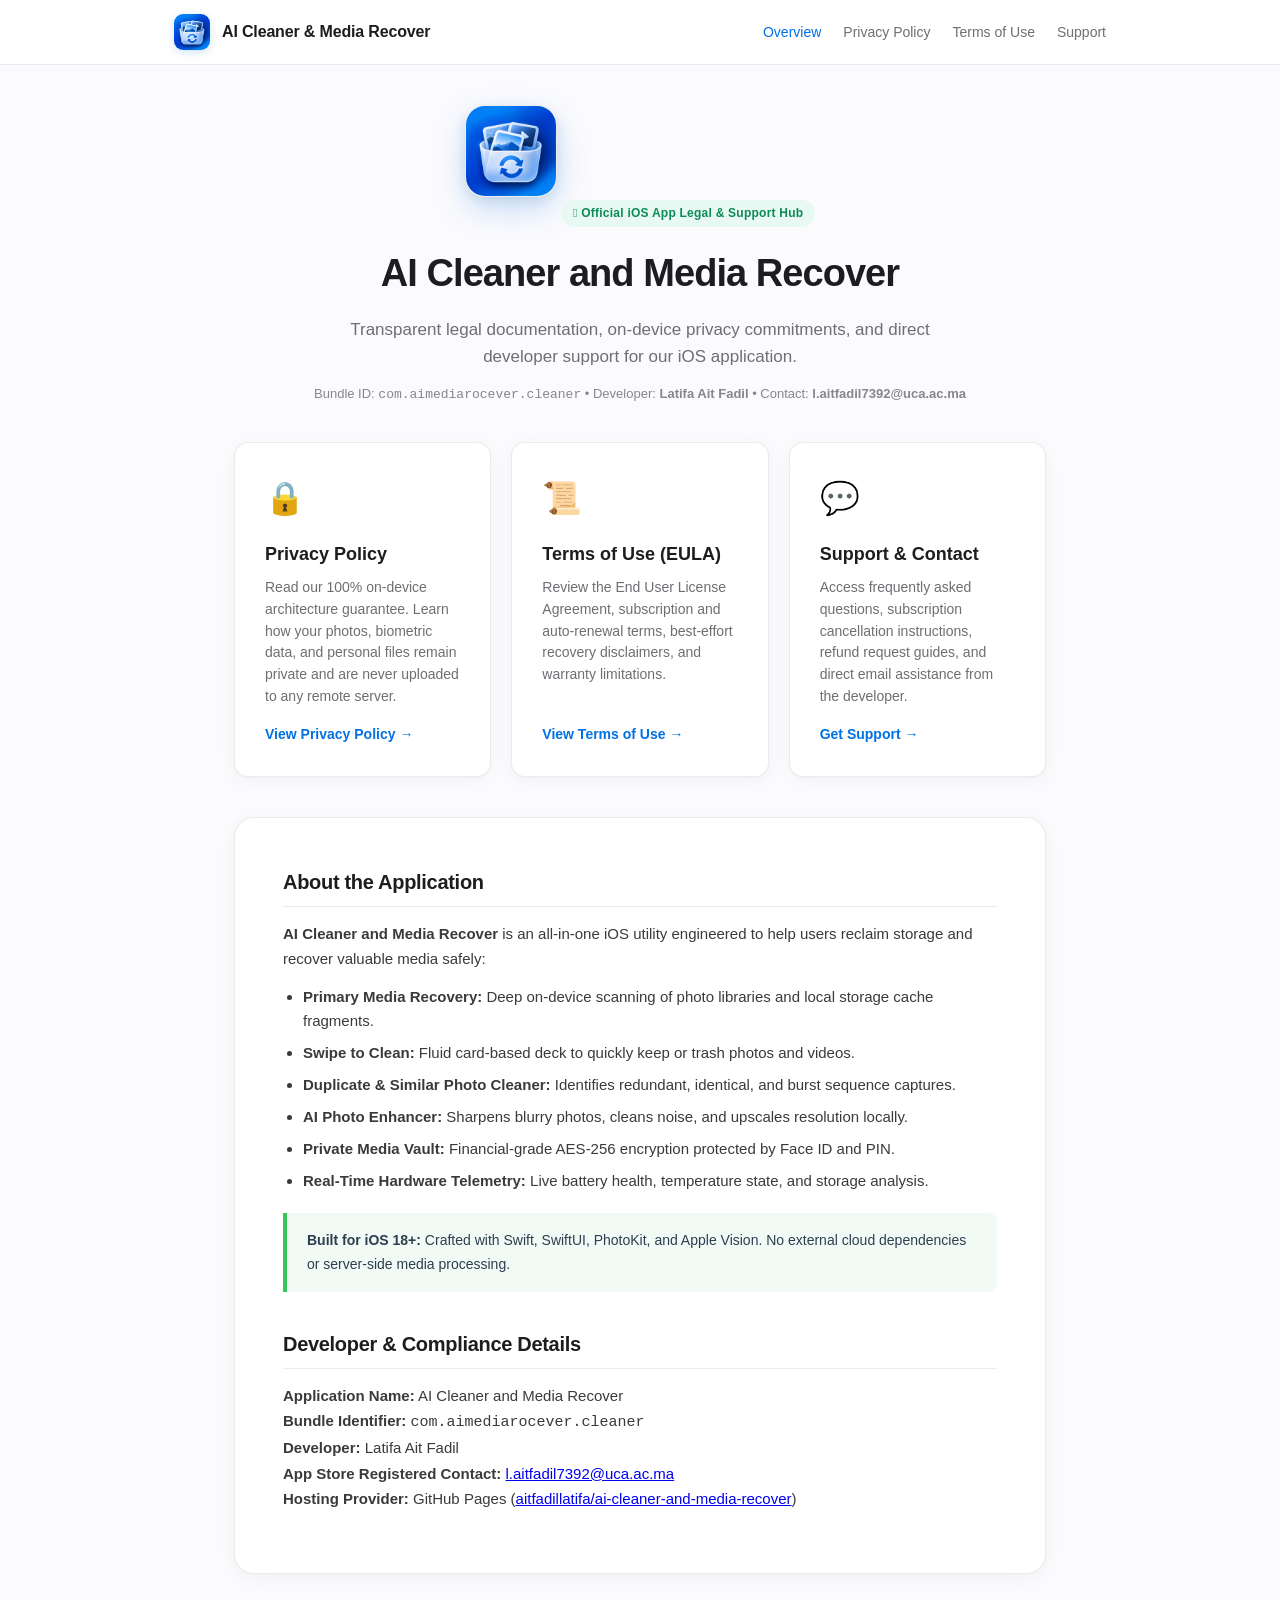
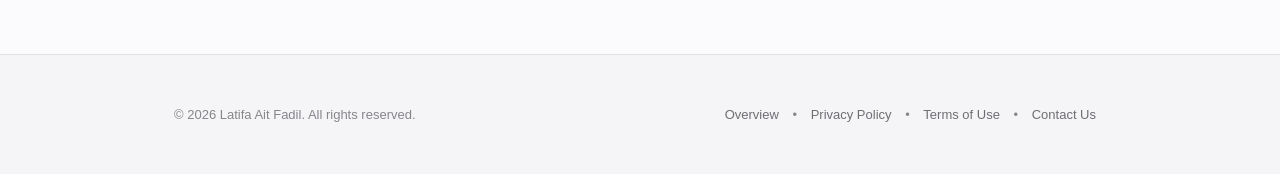
<file: index.html>
<!DOCTYPE html>
<html lang="en">
<head>
    <meta charset="UTF-8">
    <meta name="viewport" content="width=device-width, initial-scale=1.0">
    <title>AI Cleaner and Media Recover — Legal & Support Hub</title>
    <link rel="icon" type="image/png" href="favicon.png">
    <link rel="apple-touch-icon" href="logo.png">
    <link rel="stylesheet" href="style.css">
    <meta name="description" content="Official Legal Hub, Privacy Policy, Terms of Use, and Support Center for AI Cleaner and Media Recover iOS Application.">
</head>
<body>

<header>
    <div class="nav-container">
        <a href="index.html" class="brand">
            <img src="logo.png" alt="AI Cleaner & Media Recover Logo" class="brand-logo">
            <span class="brand-title">AI Cleaner & Media Recover</span>
        </a>
        <nav>
            <a href="index.html" class="active">Overview</a>
            <a href="privacy.html">Privacy Policy</a>
            <a href="terms.html">Terms of Use</a>
            <a href="contact.html">Support</a>
        </nav>
    </div>
</header>

<main class="container">
    <div class="page-hero">
        <img src="logo.png" alt="AI Cleaner and Media Recover App Icon" class="hero-app-icon">
        <div class="badge"> Official iOS App Legal & Support Hub</div>
        <h1 class="page-title">AI Cleaner and Media Recover</h1>
        <p class="page-subtitle">Transparent legal documentation, on-device privacy commitments, and direct developer support for our iOS application.</p>
        <p class="meta-info">Bundle ID: <code>com.aimediarocever.cleaner</code> &bull; Developer: <strong>Latifa Ait Fadil</strong> &bull; Contact: <strong>l.aitfadil7392@uca.ac.ma</strong></p>
    </div>

    <!-- Navigation Hub Cards -->
    <div class="hub-grid">
        <a href="privacy.html" class="hub-card">
            <div class="hub-card-icon">🔒</div>
            <h3>Privacy Policy</h3>
            <p>Read our 100% on-device architecture guarantee. Learn how your photos, biometric data, and personal files remain private and are never uploaded to any remote server.</p>
            <div class="hub-card-link">View Privacy Policy &rarr;</div>
        </a>

        <a href="terms.html" class="hub-card">
            <div class="hub-card-icon">📜</div>
            <h3>Terms of Use (EULA)</h3>
            <p>Review the End User License Agreement, subscription and auto-renewal terms, best-effort recovery disclaimers, and warranty limitations.</p>
            <div class="hub-card-link">View Terms of Use &rarr;</div>
        </a>

        <a href="contact.html" class="hub-card">
            <div class="hub-card-icon">💬</div>
            <h3>Support & Contact</h3>
            <p>Access frequently asked questions, subscription cancellation instructions, refund request guides, and direct email assistance from the developer.</p>
            <div class="hub-card-link">Get Support &rarr;</div>
        </a>
    </div>

    <!-- Core App Features & Architecture Card -->
    <article class="legal-card" style="margin-top: 40px;">
        <section class="legal-section">
            <h2>About the Application</h2>
            <p><strong>AI Cleaner and Media Recover</strong> is an all-in-one iOS utility engineered to help users reclaim storage and recover valuable media safely:</p>
            <ul>
                <li><strong>Primary Media Recovery:</strong> Deep on-device scanning of photo libraries and local storage cache fragments.</li>
                <li><strong>Swipe to Clean:</strong> Fluid card-based deck to quickly keep or trash photos and videos.</li>
                <li><strong>Duplicate & Similar Photo Cleaner:</strong> Identifies redundant, identical, and burst sequence captures.</li>
                <li><strong>AI Photo Enhancer:</strong> Sharpens blurry photos, cleans noise, and upscales resolution locally.</li>
                <li><strong>Private Media Vault:</strong> Financial-grade AES-256 encryption protected by Face ID and PIN.</li>
                <li><strong>Real-Time Hardware Telemetry:</strong> Live battery health, temperature state, and storage analysis.</li>
            </ul>

            <div class="callout success">
                <p><strong>Built for iOS 18+:</strong> Crafted with Swift, SwiftUI, PhotoKit, and Apple Vision. No external cloud dependencies or server-side media processing.</p>
            </div>
        </section>

        <section class="legal-section">
            <h2>Developer & Compliance Details</h2>
            <p><strong>Application Name:</strong> AI Cleaner and Media Recover<br>
            <strong>Bundle Identifier:</strong> <code>com.aimediarocever.cleaner</code><br>
            <strong>Developer:</strong> Latifa Ait Fadil<br>
            <strong>App Store Registered Contact:</strong> <a href="mailto:l.aitfadil7392@uca.ac.ma">l.aitfadil7392@uca.ac.ma</a><br>
            <strong>Hosting Provider:</strong> GitHub Pages (<a href="https://github.com/aitfadillatifa/ai-cleaner-and-media-recover" target="_blank" rel="noopener">aitfadillatifa/ai-cleaner-and-media-recover</a>)</p>
        </section>
    </article>
</main>

<footer>
    <div class="nav-container">
        <p>&copy; 2026 Latifa Ait Fadil. All rights reserved.</p>
        <p>
            <a href="index.html">Overview</a> &bull;
            <a href="privacy.html">Privacy Policy</a> &bull;
            <a href="terms.html">Terms of Use</a> &bull;
            <a href="contact.html">Contact Us</a>
        </p>
    </div>
</footer>

</body>
</html>
</file>
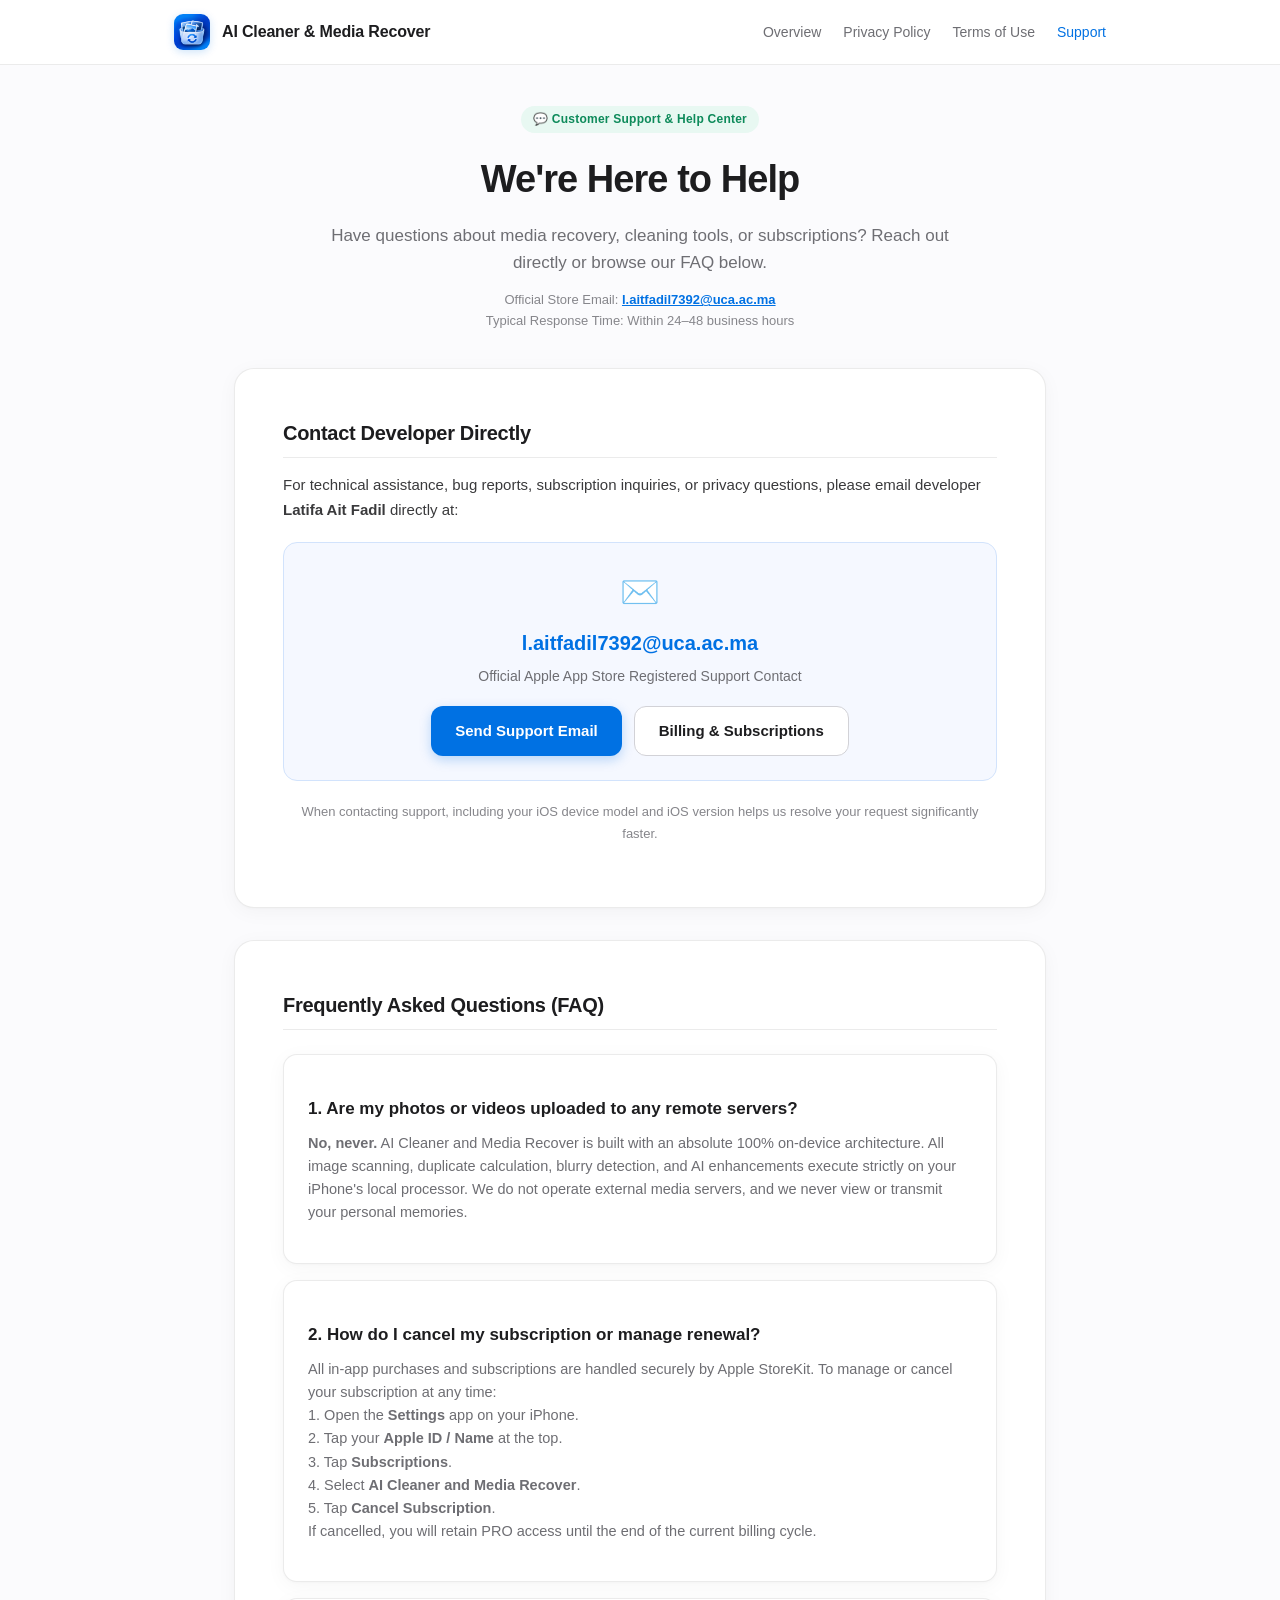
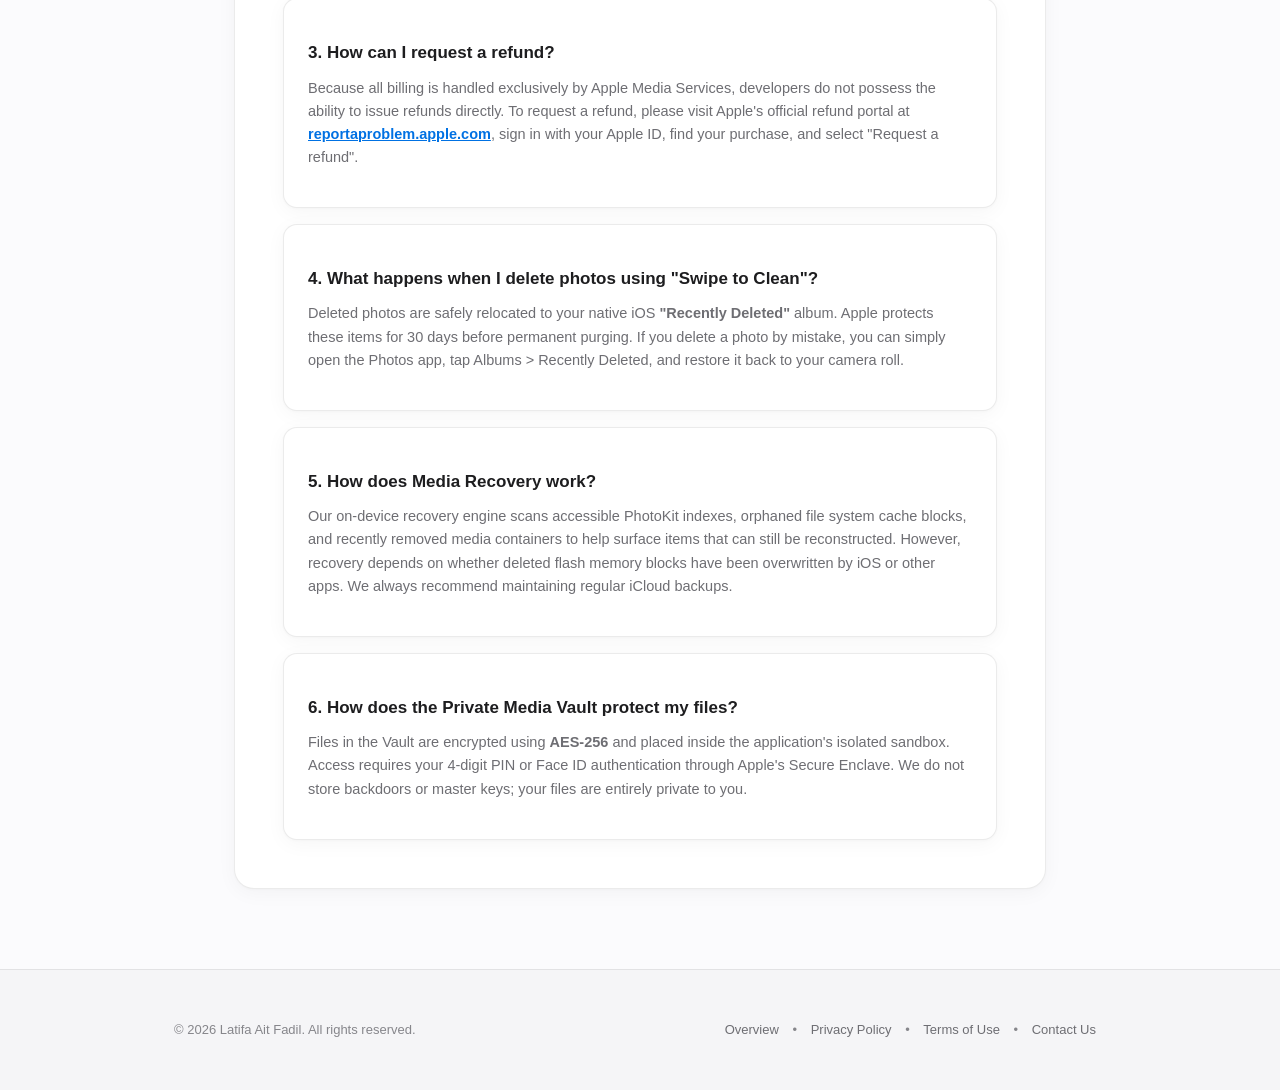
<file: contact.html>
<!DOCTYPE html>
<html lang="en">
<head>
    <meta charset="UTF-8">
    <meta name="viewport" content="width=device-width, initial-scale=1.0">
    <title>Support & Contact — AI Cleaner and Media Recover</title>
    <link rel="icon" type="image/png" href="favicon.png">
    <link rel="apple-touch-icon" href="logo.png">
    <link rel="stylesheet" href="style.css">
    <meta name="description" content="Customer Support, FAQ, and Contact Us page for AI Cleaner and Media Recover iOS Application.">
</head>
<body>

<header>
    <div class="nav-container">
        <a href="index.html" class="brand">
            <img src="logo.png" alt="AI Cleaner & Media Recover Logo" class="brand-logo">
            <span class="brand-title">AI Cleaner & Media Recover</span>
        </a>
        <nav>
            <a href="index.html">Overview</a>
            <a href="privacy.html">Privacy Policy</a>
            <a href="terms.html">Terms of Use</a>
            <a href="contact.html" class="active">Support</a>
        </nav>
    </div>
</header>

<main class="container">
    <div class="page-hero">
        <div class="badge">💬 Customer Support & Help Center</div>
        <h1 class="page-title">We're Here to Help</h1>
        <p class="page-subtitle">Have questions about media recovery, cleaning tools, or subscriptions? Reach out directly or browse our FAQ below.</p>
        <p class="meta-info">Official Store Email: <a href="mailto:l.aitfadil7392@uca.ac.ma" style="color: #0071e3; font-weight: 600;">l.aitfadil7392@uca.ac.ma</a><br>Typical Response Time: Within 24–48 business hours</p>
    </div>

    <!-- Contact Action Card -->
    <article class="legal-card" style="margin-bottom: 32px;">
        <section class="legal-section">
            <h2>Contact Developer Directly</h2>
            <p>For technical assistance, bug reports, subscription inquiries, or privacy questions, please email developer <strong>Latifa Ait Fadil</strong> directly at:</p>

            <div style="background: #f5f8ff; border: 1px solid #d2e3fc; border-radius: 14px; padding: 24px; text-align: center; margin: 20px 0;">
                <div style="font-size: 32px; margin-bottom: 8px;">✉️</div>
                <div style="font-size: 20px; font-weight: 700; color: #0071e3; margin-bottom: 6px;">l.aitfadil7392@uca.ac.ma</div>
                <p style="font-size: 14px; color: #6e6e73; margin-bottom: 18px;">Official Apple App Store Registered Support Contact</p>

                <div style="display: flex; justify-content: center; gap: 12px; flex-wrap: wrap;">
                    <a href="mailto:l.aitfadil7392@uca.ac.ma?subject=Support%20Request%20-%20AI%20Cleaner%20and%20Media%20Recover&body=Hello%20Latifa%2C%0A%0AI%20am%20using%20AI%20Cleaner%20and%20Media%20Recover.%0A%0ADevice%20Model%3A%20%0AiOS%20Version%3A%20%0AIssue%20Description%3A%20%0A" class="btn btn-primary">
                        Send Support Email
                    </a>
                    <a href="mailto:l.aitfadil7392@uca.ac.ma?subject=Billing%20Question%20-%20AI%20Cleaner%20PRO" class="btn btn-secondary">
                        Billing & Subscriptions
                    </a>
                </div>
            </div>

            <p style="font-size: 13px; color: #86868b; text-align: center;">When contacting support, including your iOS device model and iOS version helps us resolve your request significantly faster.</p>
        </section>
    </article>

    <!-- FAQ Section -->
    <article class="legal-card">
        <section class="legal-section">
            <h2>Frequently Asked Questions (FAQ)</h2>

            <div class="faq-grid">
                <div class="faq-card">
                    <h3>1. Are my photos or videos uploaded to any remote servers?</h3>
                    <p><strong>No, never.</strong> AI Cleaner and Media Recover is built with an absolute 100% on-device architecture. All image scanning, duplicate calculation, blurry detection, and AI enhancements execute strictly on your iPhone's local processor. We do not operate external media servers, and we never view or transmit your personal memories.</p>
                </div>

                <div class="faq-card">
                    <h3>2. How do I cancel my subscription or manage renewal?</h3>
                    <p>All in-app purchases and subscriptions are handled securely by Apple StoreKit. To manage or cancel your subscription at any time:<br>
                    1. Open the <strong>Settings</strong> app on your iPhone.<br>
                    2. Tap your <strong>Apple ID / Name</strong> at the top.<br>
                    3. Tap <strong>Subscriptions</strong>.<br>
                    4. Select <strong>AI Cleaner and Media Recover</strong>.<br>
                    5. Tap <strong>Cancel Subscription</strong>.<br>
                    If cancelled, you will retain PRO access until the end of the current billing cycle.</p>
                </div>

                <div class="faq-card">
                    <h3>3. How can I request a refund?</h3>
                    <p>Because all billing is handled exclusively by Apple Media Services, developers do not possess the ability to issue refunds directly. To request a refund, please visit Apple's official refund portal at <a href="https://reportaproblem.apple.com" target="_blank" rel="noopener" style="color: #0071e3; font-weight: 600;">reportaproblem.apple.com</a>, sign in with your Apple ID, find your purchase, and select "Request a refund".</p>
                </div>

                <div class="faq-card">
                    <h3>4. What happens when I delete photos using "Swipe to Clean"?</h3>
                    <p>Deleted photos are safely relocated to your native iOS <strong>"Recently Deleted"</strong> album. Apple protects these items for 30 days before permanent purging. If you delete a photo by mistake, you can simply open the Photos app, tap Albums &gt; Recently Deleted, and restore it back to your camera roll.</p>
                </div>

                <div class="faq-card">
                    <h3>5. How does Media Recovery work?</h3>
                    <p>Our on-device recovery engine scans accessible PhotoKit indexes, orphaned file system cache blocks, and recently removed media containers to help surface items that can still be reconstructed. However, recovery depends on whether deleted flash memory blocks have been overwritten by iOS or other apps. We always recommend maintaining regular iCloud backups.</p>
                </div>

                <div class="faq-card">
                    <h3>6. How does the Private Media Vault protect my files?</h3>
                    <p>Files in the Vault are encrypted using <strong>AES-256</strong> and placed inside the application's isolated sandbox. Access requires your 4-digit PIN or Face ID authentication through Apple's Secure Enclave. We do not store backdoors or master keys; your files are entirely private to you.</p>
                </div>
            </div>
        </section>
    </article>
</main>

<footer>
    <div class="nav-container">
        <p>&copy; 2026 Latifa Ait Fadil. All rights reserved.</p>
        <p>
            <a href="index.html">Overview</a> &bull;
            <a href="privacy.html">Privacy Policy</a> &bull;
            <a href="terms.html">Terms of Use</a> &bull;
            <a href="contact.html">Contact Us</a>
        </p>
    </div>
</footer>

</body>
</html>
</file>
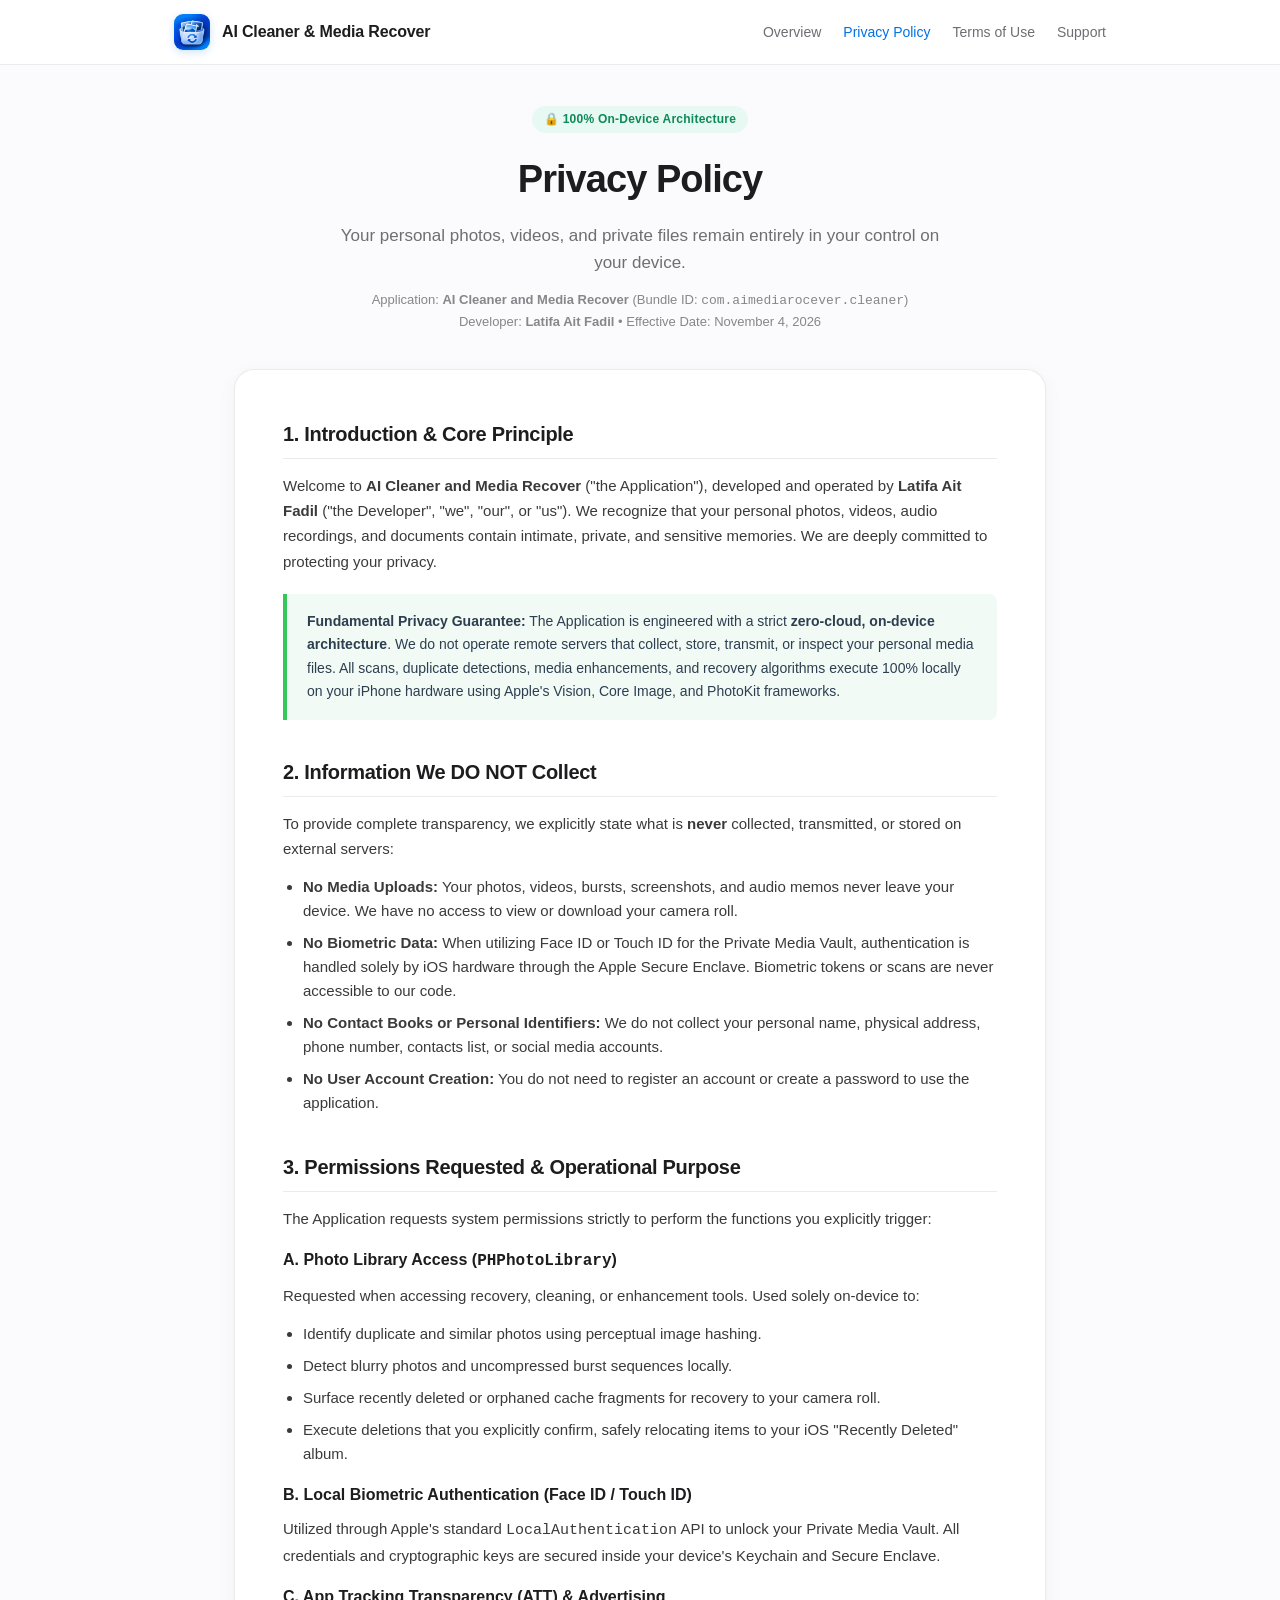
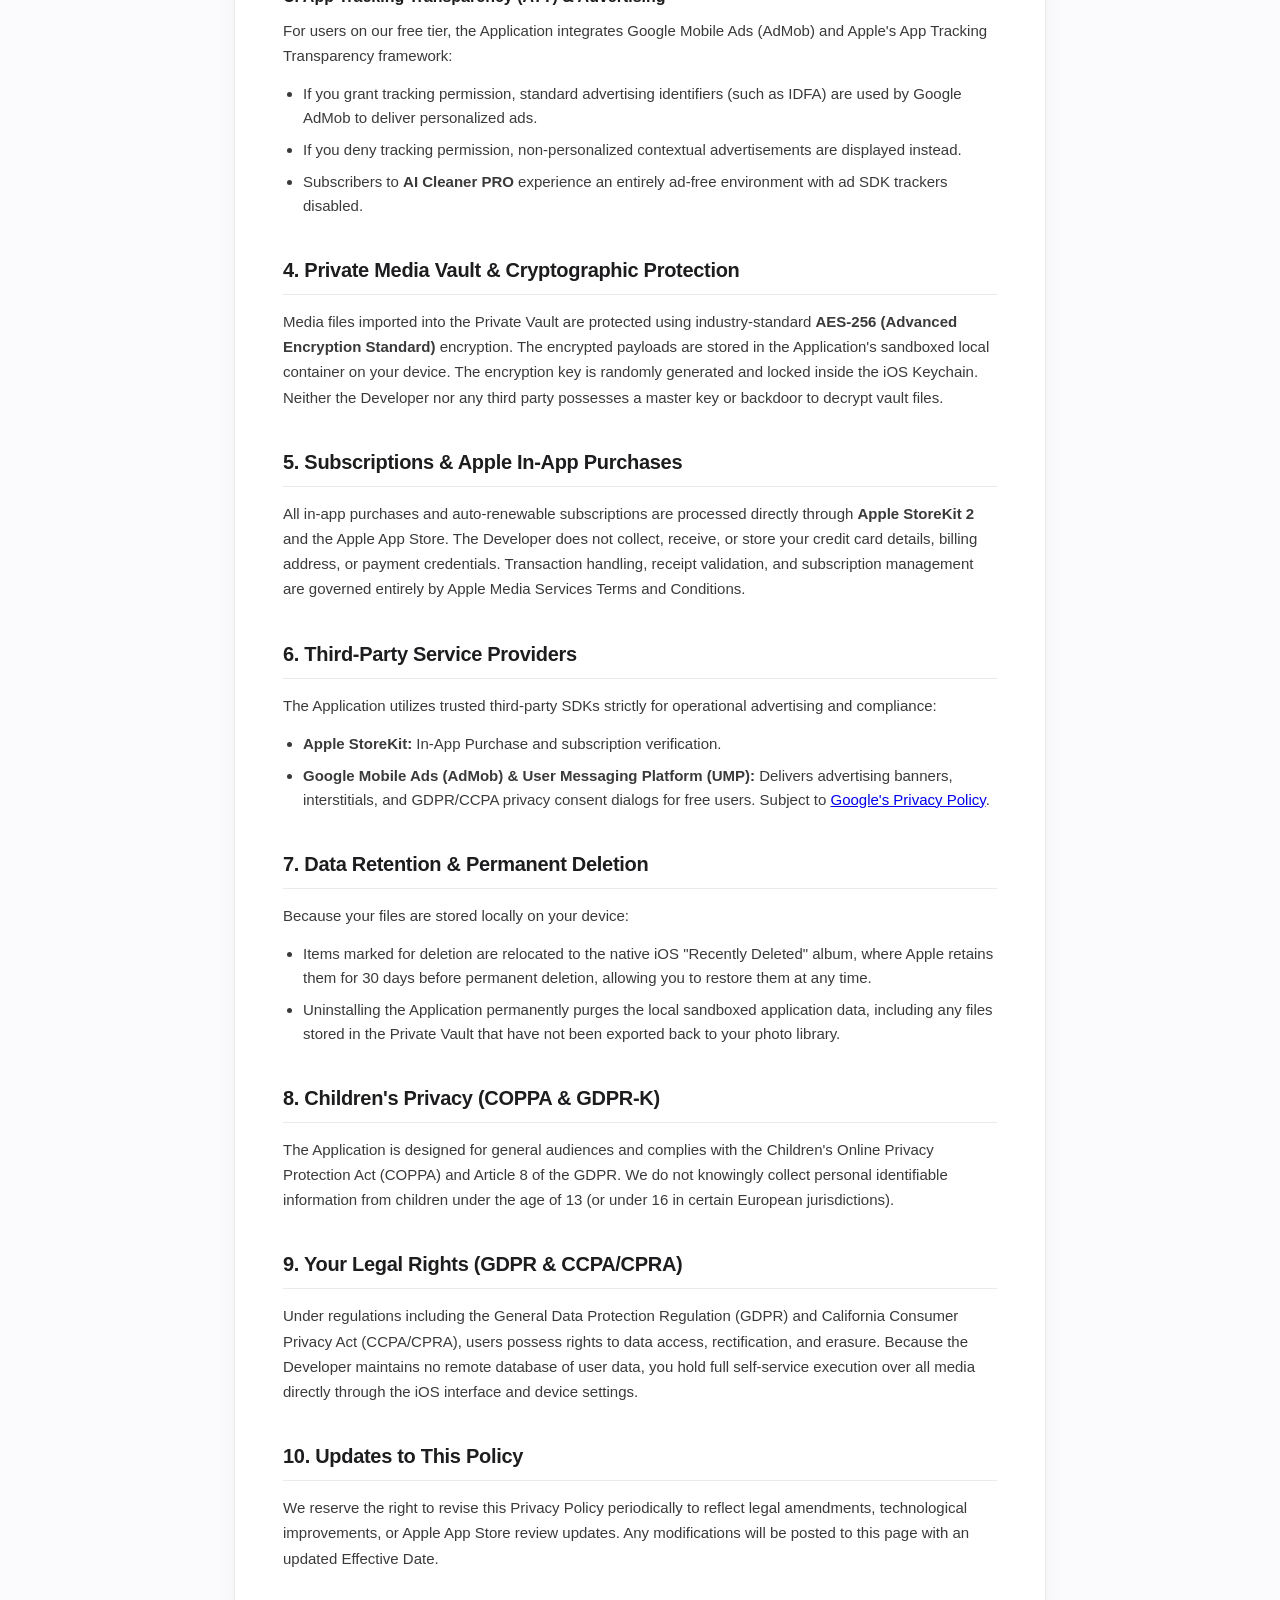
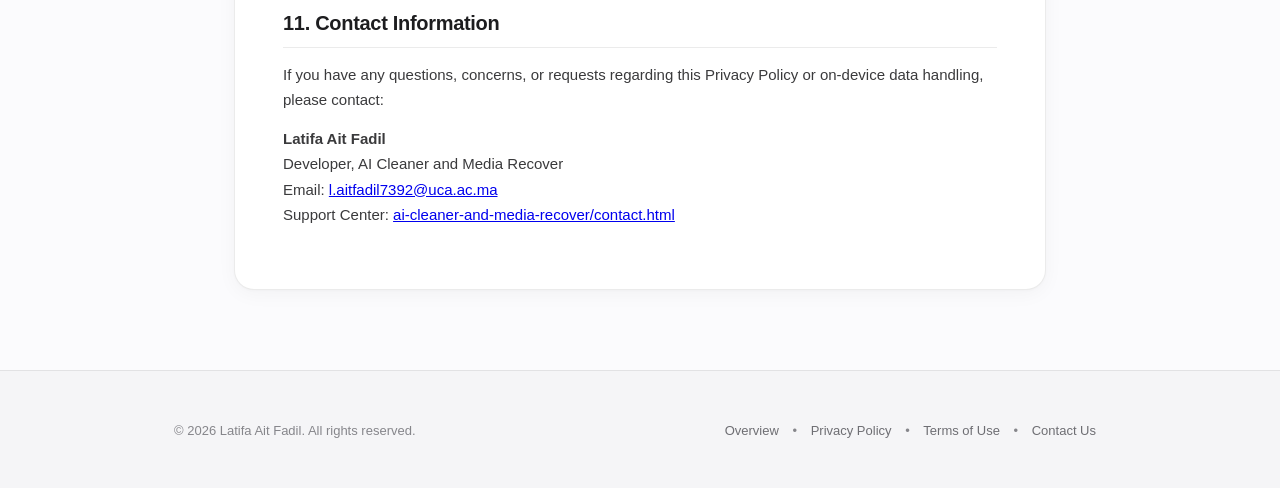
<file: privacy.html>
<!DOCTYPE html>
<html lang="en">
<head>
    <meta charset="UTF-8">
    <meta name="viewport" content="width=device-width, initial-scale=1.0">
    <title>Privacy Policy — AI Cleaner and Media Recover</title>
    <link rel="icon" type="image/png" href="favicon.png">
    <link rel="apple-touch-icon" href="logo.png">
    <link rel="stylesheet" href="style.css">
    <meta name="description" content="Privacy Policy for AI Cleaner and Media Recover iOS Application. 100% on-device processing with zero cloud data storage.">
</head>
<body>

<header>
    <div class="nav-container">
        <a href="index.html" class="brand">
            <img src="logo.png" alt="AI Cleaner & Media Recover Logo" class="brand-logo">
            <span class="brand-title">AI Cleaner & Media Recover</span>
        </a>
        <nav>
            <a href="index.html">Overview</a>
            <a href="privacy.html" class="active">Privacy Policy</a>
            <a href="terms.html">Terms of Use</a>
            <a href="contact.html">Support</a>
        </nav>
    </div>
</header>

<main class="container">
    <div class="page-hero">
        <div class="badge">🔒 100% On-Device Architecture</div>
        <h1 class="page-title">Privacy Policy</h1>
        <p class="page-subtitle">Your personal photos, videos, and private files remain entirely in your control on your device.</p>
        <p class="meta-info">Application: <strong>AI Cleaner and Media Recover</strong> (Bundle ID: <code>com.aimediarocever.cleaner</code>)<br>Developer: <strong>Latifa Ait Fadil</strong> &bull; Effective Date: November 4, 2026</p>
    </div>

    <article class="legal-card">
        <section class="legal-section">
            <h2>1. Introduction & Core Principle</h2>
            <p>Welcome to <strong>AI Cleaner and Media Recover</strong> ("the Application"), developed and operated by <strong>Latifa Ait Fadil</strong> ("the Developer", "we", "our", or "us"). We recognize that your personal photos, videos, audio recordings, and documents contain intimate, private, and sensitive memories. We are deeply committed to protecting your privacy.</p>
            <div class="callout success">
                <p><strong>Fundamental Privacy Guarantee:</strong> The Application is engineered with a strict <strong>zero-cloud, on-device architecture</strong>. We do not operate remote servers that collect, store, transmit, or inspect your personal media files. All scans, duplicate detections, media enhancements, and recovery algorithms execute 100% locally on your iPhone hardware using Apple's Vision, Core Image, and PhotoKit frameworks.</p>
            </div>
        </section>

        <section class="legal-section">
            <h2>2. Information We DO NOT Collect</h2>
            <p>To provide complete transparency, we explicitly state what is <strong>never</strong> collected, transmitted, or stored on external servers:</p>
            <ul>
                <li><strong>No Media Uploads:</strong> Your photos, videos, bursts, screenshots, and audio memos never leave your device. We have no access to view or download your camera roll.</li>
                <li><strong>No Biometric Data:</strong> When utilizing Face ID or Touch ID for the Private Media Vault, authentication is handled solely by iOS hardware through the Apple Secure Enclave. Biometric tokens or scans are never accessible to our code.</li>
                <li><strong>No Contact Books or Personal Identifiers:</strong> We do not collect your personal name, physical address, phone number, contacts list, or social media accounts.</li>
                <li><strong>No User Account Creation:</strong> You do not need to register an account or create a password to use the application.</li>
            </ul>
        </section>

        <section class="legal-section">
            <h2>3. Permissions Requested & Operational Purpose</h2>
            <p>The Application requests system permissions strictly to perform the functions you explicitly trigger:</p>

            <h3>A. Photo Library Access (<code>PHPhotoLibrary</code>)</h3>
            <p>Requested when accessing recovery, cleaning, or enhancement tools. Used solely on-device to:</p>
            <ul>
                <li>Identify duplicate and similar photos using perceptual image hashing.</li>
                <li>Detect blurry photos and uncompressed burst sequences locally.</li>
                <li>Surface recently deleted or orphaned cache fragments for recovery to your camera roll.</li>
                <li>Execute deletions that you explicitly confirm, safely relocating items to your iOS "Recently Deleted" album.</li>
            </ul>

            <h3>B. Local Biometric Authentication (Face ID / Touch ID)</h3>
            <p>Utilized through Apple's standard <code>LocalAuthentication</code> API to unlock your Private Media Vault. All credentials and cryptographic keys are secured inside your device's Keychain and Secure Enclave.</p>

            <h3>C. App Tracking Transparency (ATT) & Advertising</h3>
            <p>For users on our free tier, the Application integrates Google Mobile Ads (AdMob) and Apple's App Tracking Transparency framework:</p>
            <ul>
                <li>If you grant tracking permission, standard advertising identifiers (such as IDFA) are used by Google AdMob to deliver personalized ads.</li>
                <li>If you deny tracking permission, non-personalized contextual advertisements are displayed instead.</li>
                <li>Subscribers to <strong>AI Cleaner PRO</strong> experience an entirely ad-free environment with ad SDK trackers disabled.</li>
            </ul>
        </section>

        <section class="legal-section">
            <h2>4. Private Media Vault & Cryptographic Protection</h2>
            <p>Media files imported into the Private Vault are protected using industry-standard <strong>AES-256 (Advanced Encryption Standard)</strong> encryption. The encrypted payloads are stored in the Application's sandboxed local container on your device. The encryption key is randomly generated and locked inside the iOS Keychain. Neither the Developer nor any third party possesses a master key or backdoor to decrypt vault files.</p>
        </section>

        <section class="legal-section">
            <h2>5. Subscriptions & Apple In-App Purchases</h2>
            <p>All in-app purchases and auto-renewable subscriptions are processed directly through <strong>Apple StoreKit 2</strong> and the Apple App Store. The Developer does not collect, receive, or store your credit card details, billing address, or payment credentials. Transaction handling, receipt validation, and subscription management are governed entirely by Apple Media Services Terms and Conditions.</p>
        </section>

        <section class="legal-section">
            <h2>6. Third-Party Service Providers</h2>
            <p>The Application utilizes trusted third-party SDKs strictly for operational advertising and compliance:</p>
            <ul>
                <li><strong>Apple StoreKit:</strong> In-App Purchase and subscription verification.</li>
                <li><strong>Google Mobile Ads (AdMob) & User Messaging Platform (UMP):</strong> Delivers advertising banners, interstitials, and GDPR/CCPA privacy consent dialogs for free users. Subject to <a href="https://policies.google.com/privacy" target="_blank" rel="noopener">Google's Privacy Policy</a>.</li>
            </ul>
        </section>

        <section class="legal-section">
            <h2>7. Data Retention & Permanent Deletion</h2>
            <p>Because your files are stored locally on your device:</p>
            <ul>
                <li>Items marked for deletion are relocated to the native iOS "Recently Deleted" album, where Apple retains them for 30 days before permanent deletion, allowing you to restore them at any time.</li>
                <li>Uninstalling the Application permanently purges the local sandboxed application data, including any files stored in the Private Vault that have not been exported back to your photo library.</li>
            </ul>
        </section>

        <section class="legal-section">
            <h2>8. Children's Privacy (COPPA & GDPR-K)</h2>
            <p>The Application is designed for general audiences and complies with the Children's Online Privacy Protection Act (COPPA) and Article 8 of the GDPR. We do not knowingly collect personal identifiable information from children under the age of 13 (or under 16 in certain European jurisdictions).</p>
        </section>

        <section class="legal-section">
            <h2>9. Your Legal Rights (GDPR & CCPA/CPRA)</h2>
            <p>Under regulations including the General Data Protection Regulation (GDPR) and California Consumer Privacy Act (CCPA/CPRA), users possess rights to data access, rectification, and erasure. Because the Developer maintains no remote database of user data, you hold full self-service execution over all media directly through the iOS interface and device settings.</p>
        </section>

        <section class="legal-section">
            <h2>10. Updates to This Policy</h2>
            <p>We reserve the right to revise this Privacy Policy periodically to reflect legal amendments, technological improvements, or Apple App Store review updates. Any modifications will be posted to this page with an updated Effective Date.</p>
        </section>

        <section class="legal-section">
            <h2>11. Contact Information</h2>
            <p>If you have any questions, concerns, or requests regarding this Privacy Policy or on-device data handling, please contact:</p>
            <p><strong>Latifa Ait Fadil</strong><br>
            Developer, AI Cleaner and Media Recover<br>
            Email: <a href="mailto:l.aitfadil7392@uca.ac.ma">l.aitfadil7392@uca.ac.ma</a><br>
            Support Center: <a href="contact.html">ai-cleaner-and-media-recover/contact.html</a></p>
        </section>
    </article>
</main>

<footer>
    <div class="nav-container">
        <p>&copy; 2026 Latifa Ait Fadil. All rights reserved.</p>
        <p>
            <a href="index.html">Overview</a> &bull;
            <a href="privacy.html">Privacy Policy</a> &bull;
            <a href="terms.html">Terms of Use</a> &bull;
            <a href="contact.html">Contact Us</a>
        </p>
    </div>
</footer>

</body>
</html>
</file>
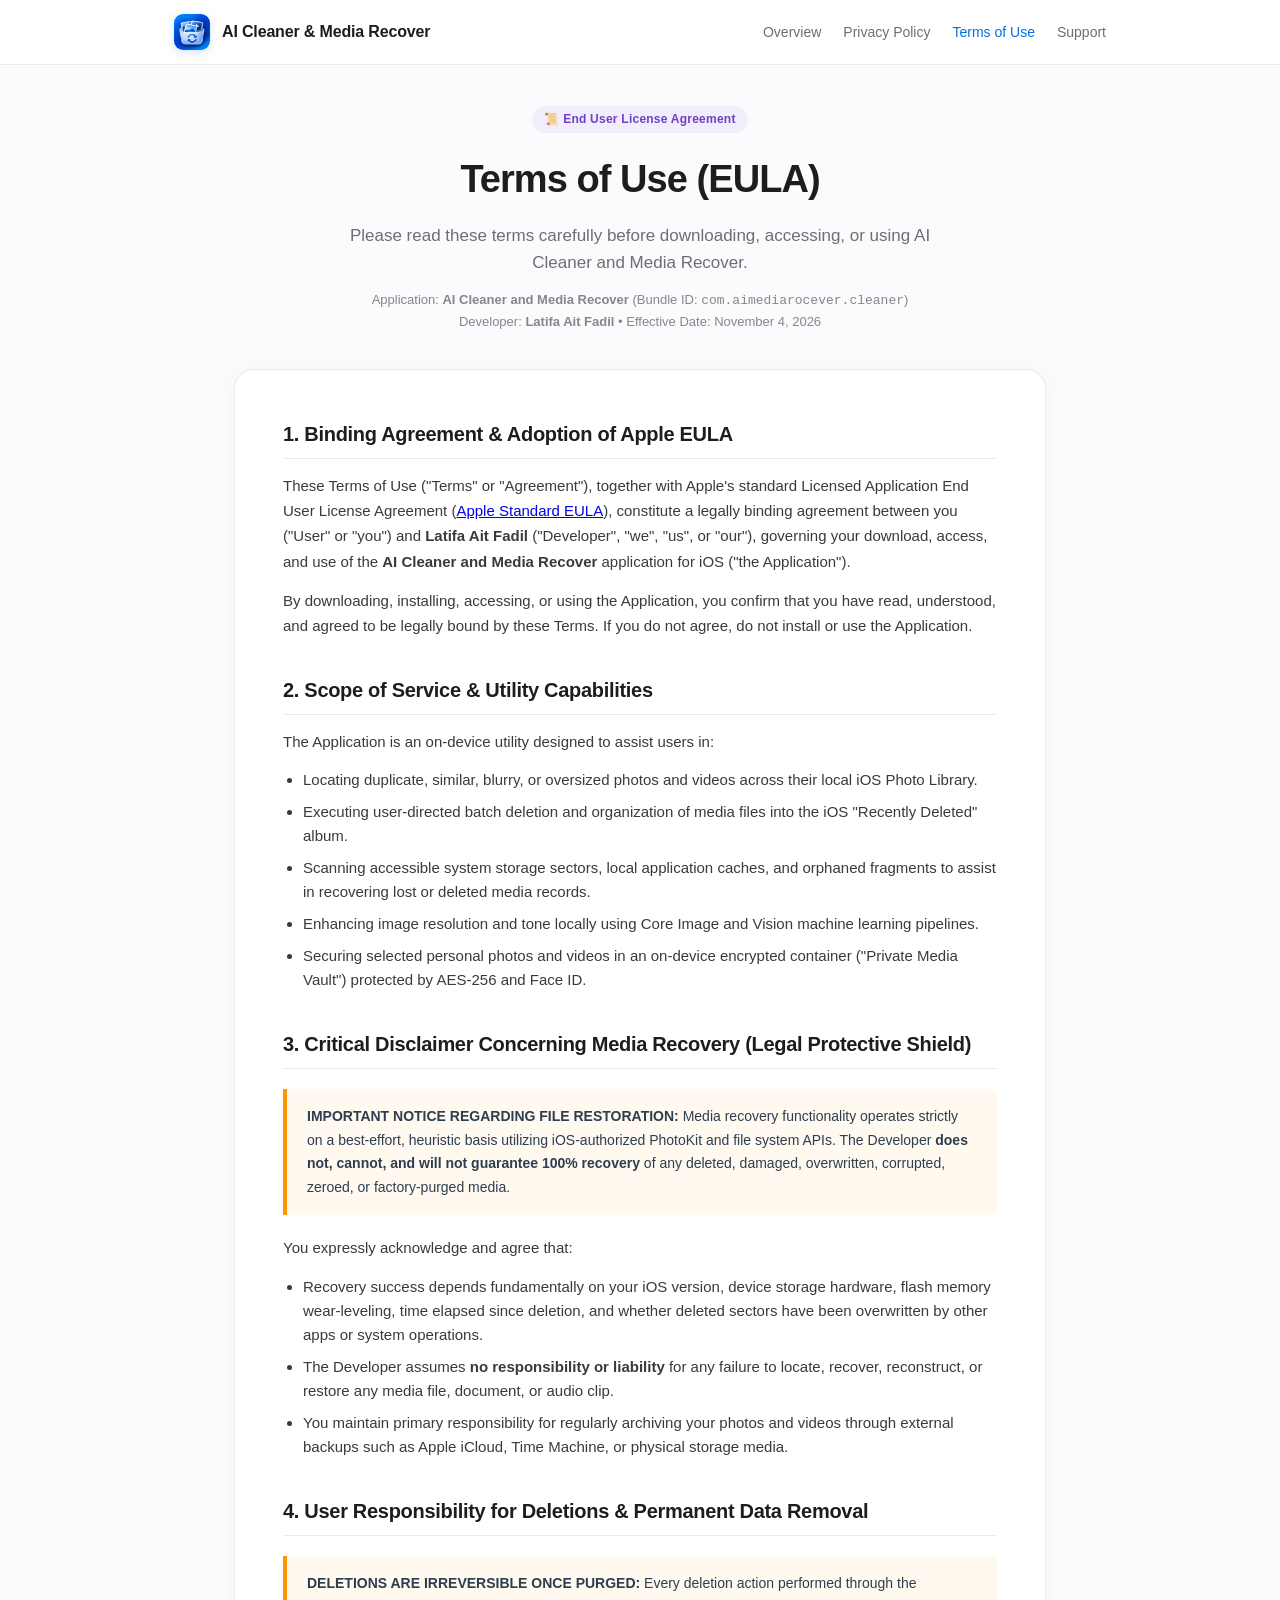
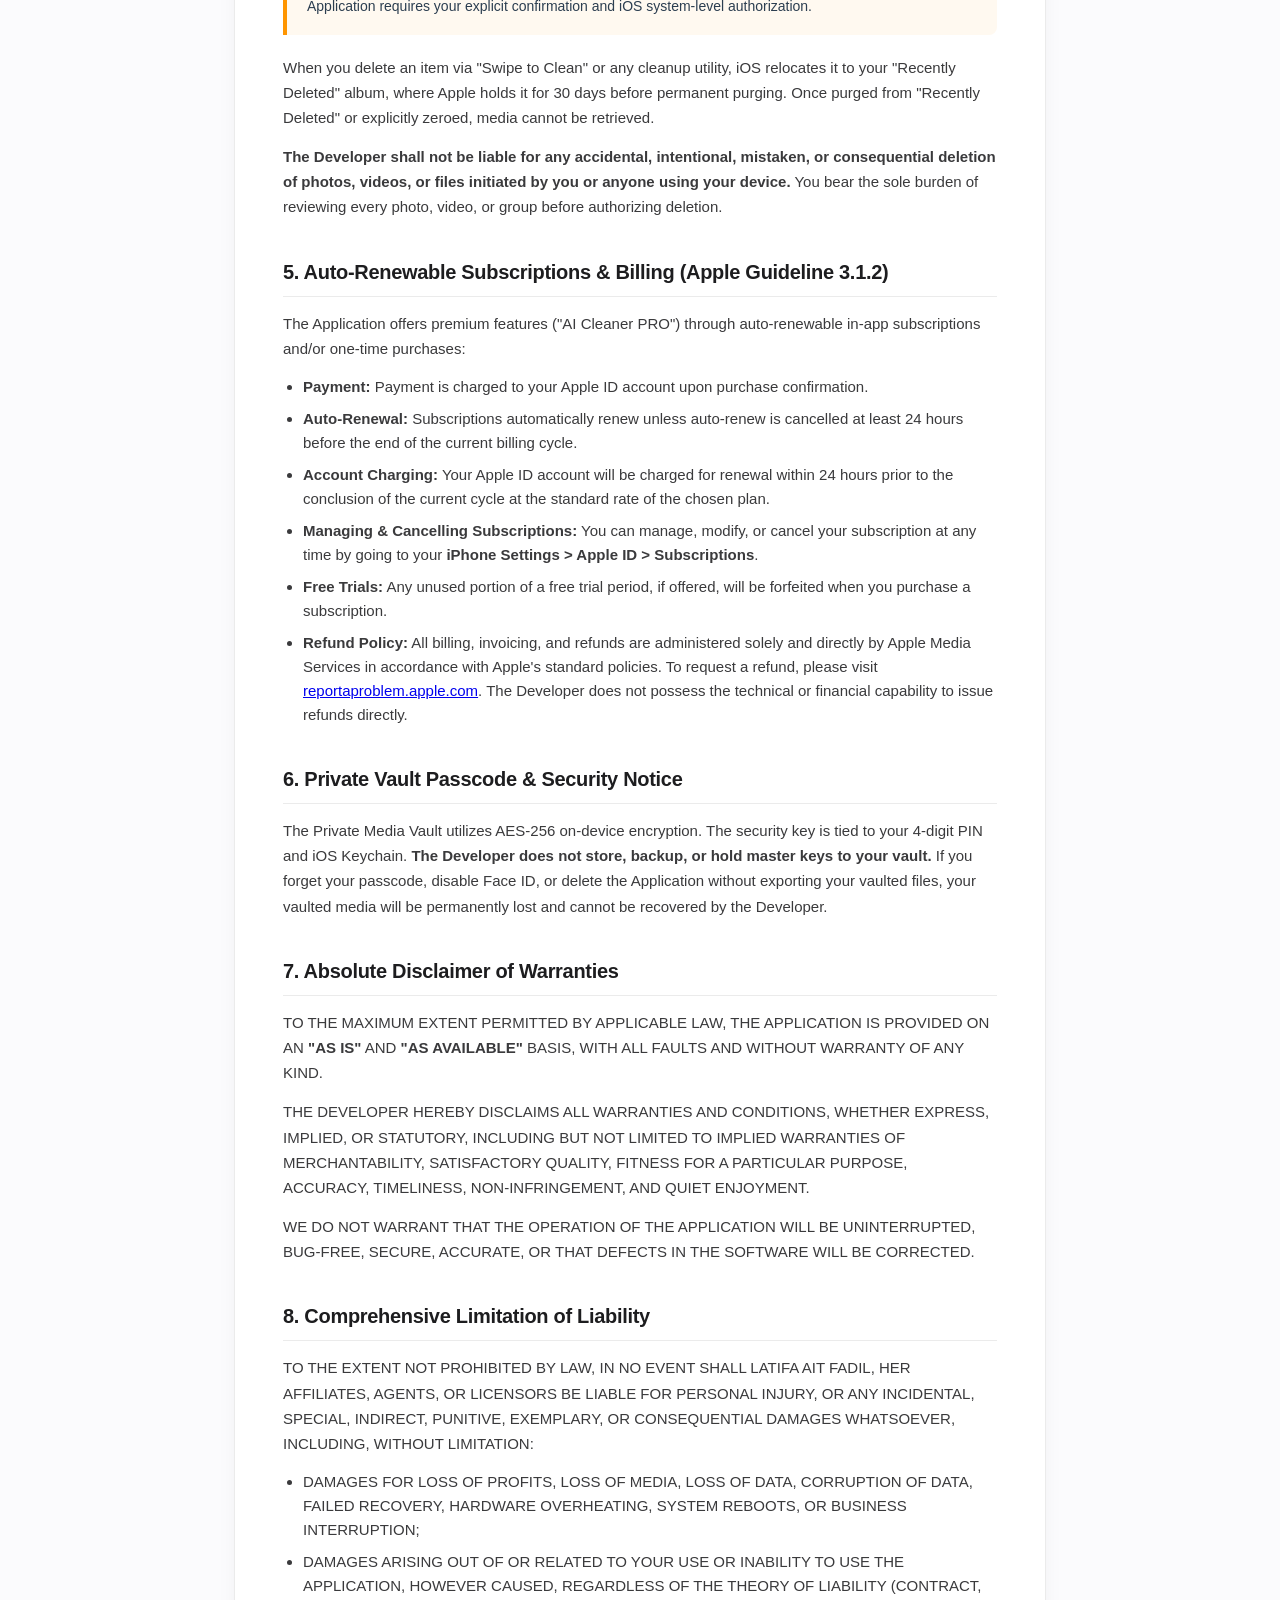
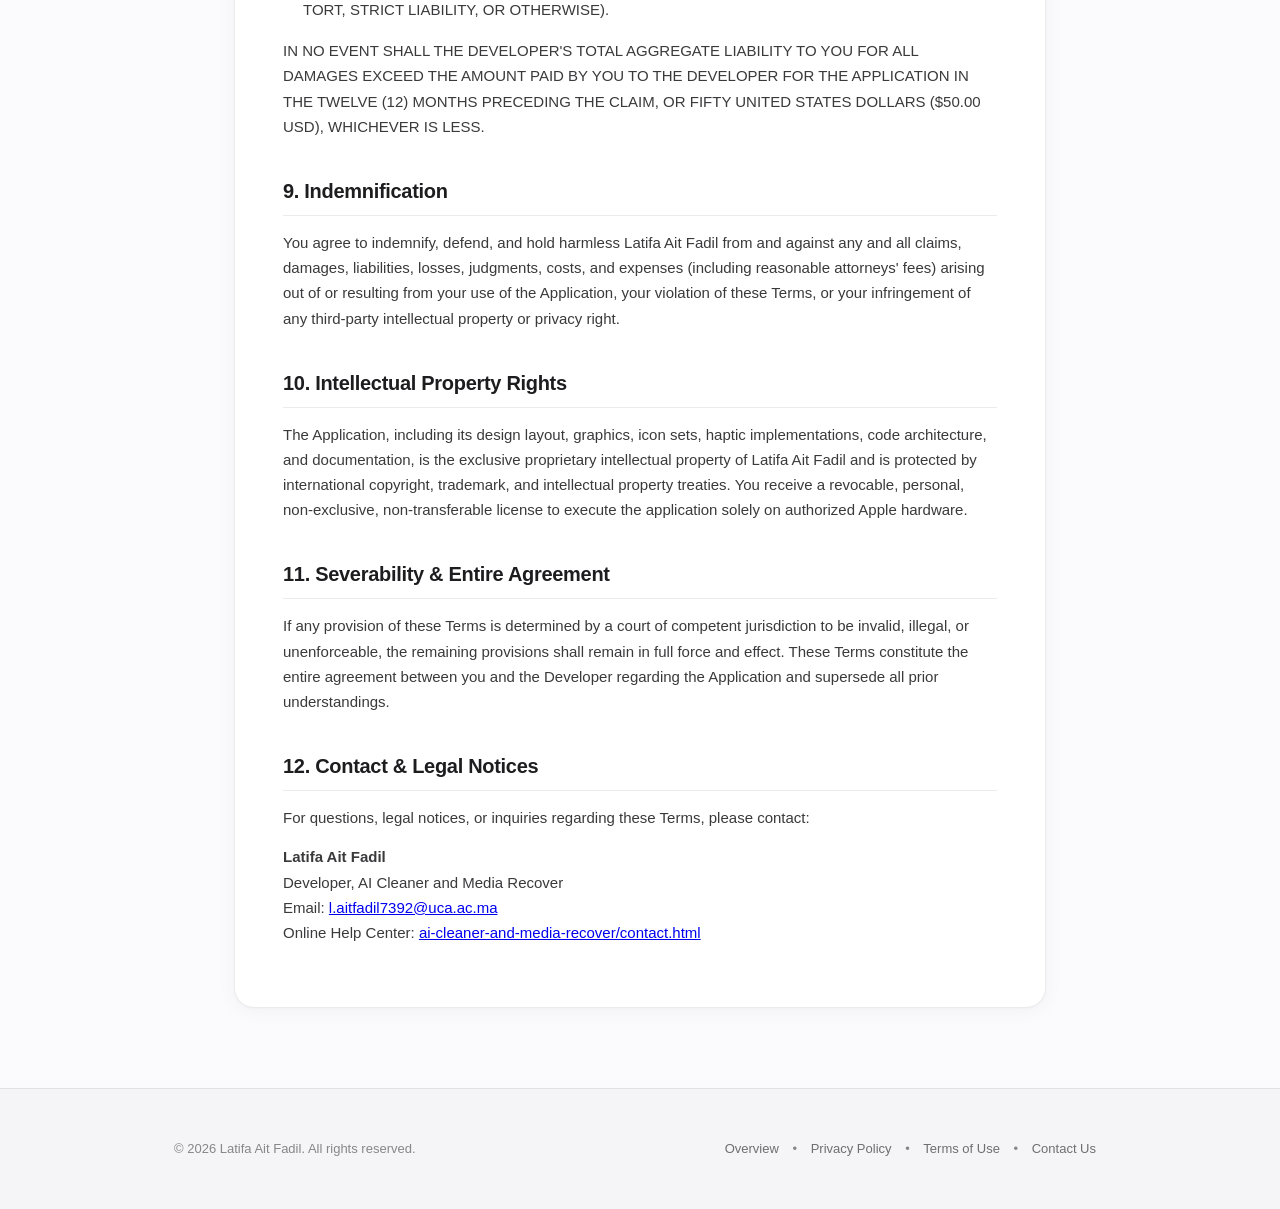
<file: terms.html>
<!DOCTYPE html>
<html lang="en">
<head>
    <meta charset="UTF-8">
    <meta name="viewport" content="width=device-width, initial-scale=1.0">
    <title>Terms of Use (EULA) — AI Cleaner and Media Recover</title>
    <link rel="icon" type="image/png" href="favicon.png">
    <link rel="apple-touch-icon" href="logo.png">
    <link rel="stylesheet" href="style.css">
    <meta name="description" content="Terms of Use and End User License Agreement (EULA) for AI Cleaner and Media Recover iOS Application.">
</head>
<body>

<header>
    <div class="nav-container">
        <a href="index.html" class="brand">
            <img src="logo.png" alt="AI Cleaner & Media Recover Logo" class="brand-logo">
            <span class="brand-title">AI Cleaner & Media Recover</span>
        </a>
        <nav>
            <a href="index.html">Overview</a>
            <a href="privacy.html">Privacy Policy</a>
            <a href="terms.html" class="active">Terms of Use</a>
            <a href="contact.html">Support</a>
        </nav>
    </div>
</header>

<main class="container">
    <div class="page-hero">
        <div class="badge purple">📜 End User License Agreement</div>
        <h1 class="page-title">Terms of Use (EULA)</h1>
        <p class="page-subtitle">Please read these terms carefully before downloading, accessing, or using AI Cleaner and Media Recover.</p>
        <p class="meta-info">Application: <strong>AI Cleaner and Media Recover</strong> (Bundle ID: <code>com.aimediarocever.cleaner</code>)<br>Developer: <strong>Latifa Ait Fadil</strong> &bull; Effective Date: November 4, 2026</p>
    </div>

    <article class="legal-card">
        <section class="legal-section">
            <h2>1. Binding Agreement & Adoption of Apple EULA</h2>
            <p>These Terms of Use ("Terms" or "Agreement"), together with Apple's standard Licensed Application End User License Agreement (<a href="https://www.apple.com/legal/internet-services/itunes/dev/stdeula/" target="_blank" rel="noopener">Apple Standard EULA</a>), constitute a legally binding agreement between you ("User" or "you") and <strong>Latifa Ait Fadil</strong> ("Developer", "we", "us", or "our"), governing your download, access, and use of the <strong>AI Cleaner and Media Recover</strong> application for iOS ("the Application").</p>
            <p>By downloading, installing, accessing, or using the Application, you confirm that you have read, understood, and agreed to be legally bound by these Terms. If you do not agree, do not install or use the Application.</p>
        </section>

        <section class="legal-section">
            <h2>2. Scope of Service & Utility Capabilities</h2>
            <p>The Application is an on-device utility designed to assist users in:</p>
            <ul>
                <li>Locating duplicate, similar, blurry, or oversized photos and videos across their local iOS Photo Library.</li>
                <li>Executing user-directed batch deletion and organization of media files into the iOS "Recently Deleted" album.</li>
                <li>Scanning accessible system storage sectors, local application caches, and orphaned fragments to assist in recovering lost or deleted media records.</li>
                <li>Enhancing image resolution and tone locally using Core Image and Vision machine learning pipelines.</li>
                <li>Securing selected personal photos and videos in an on-device encrypted container ("Private Media Vault") protected by AES-256 and Face ID.</li>
            </ul>
        </section>

        <section class="legal-section">
            <h2>3. Critical Disclaimer Concerning Media Recovery (Legal Protective Shield)</h2>
            <div class="callout warning">
                <p><strong>IMPORTANT NOTICE REGARDING FILE RESTORATION:</strong> Media recovery functionality operates strictly on a best-effort, heuristic basis utilizing iOS-authorized PhotoKit and file system APIs. The Developer <strong>does not, cannot, and will not guarantee 100% recovery</strong> of any deleted, damaged, overwritten, corrupted, zeroed, or factory-purged media.</p>
            </div>
            <p>You expressly acknowledge and agree that:</p>
            <ul>
                <li>Recovery success depends fundamentally on your iOS version, device storage hardware, flash memory wear-leveling, time elapsed since deletion, and whether deleted sectors have been overwritten by other apps or system operations.</li>
                <li>The Developer assumes <strong>no responsibility or liability</strong> for any failure to locate, recover, reconstruct, or restore any media file, document, or audio clip.</li>
                <li>You maintain primary responsibility for regularly archiving your photos and videos through external backups such as Apple iCloud, Time Machine, or physical storage media.</li>
            </ul>
        </section>

        <section class="legal-section">
            <h2>4. User Responsibility for Deletions & Permanent Data Removal</h2>
            <div class="callout warning">
                <p><strong>DELETIONS ARE IRREVERSIBLE ONCE PURGED:</strong> Every deletion action performed through the Application requires your explicit confirmation and iOS system-level authorization.</p>
            </div>
            <p>When you delete an item via "Swipe to Clean" or any cleanup utility, iOS relocates it to your "Recently Deleted" album, where Apple holds it for 30 days before permanent purging. Once purged from "Recently Deleted" or explicitly zeroed, media cannot be retrieved.</p>
            <p><strong>The Developer shall not be liable for any accidental, intentional, mistaken, or consequential deletion of photos, videos, or files initiated by you or anyone using your device.</strong> You bear the sole burden of reviewing every photo, video, or group before authorizing deletion.</p>
        </section>

        <section class="legal-section">
            <h2>5. Auto-Renewable Subscriptions & Billing (Apple Guideline 3.1.2)</h2>
            <p>The Application offers premium features ("AI Cleaner PRO") through auto-renewable in-app subscriptions and/or one-time purchases:</p>
            <ul>
                <li><strong>Payment:</strong> Payment is charged to your Apple ID account upon purchase confirmation.</li>
                <li><strong>Auto-Renewal:</strong> Subscriptions automatically renew unless auto-renew is cancelled at least 24 hours before the end of the current billing cycle.</li>
                <li><strong>Account Charging:</strong> Your Apple ID account will be charged for renewal within 24 hours prior to the conclusion of the current cycle at the standard rate of the chosen plan.</li>
                <li><strong>Managing & Cancelling Subscriptions:</strong> You can manage, modify, or cancel your subscription at any time by going to your <strong>iPhone Settings &gt; Apple ID &gt; Subscriptions</strong>.</li>
                <li><strong>Free Trials:</strong> Any unused portion of a free trial period, if offered, will be forfeited when you purchase a subscription.</li>
                <li><strong>Refund Policy:</strong> All billing, invoicing, and refunds are administered solely and directly by Apple Media Services in accordance with Apple's standard policies. To request a refund, please visit <a href="https://reportaproblem.apple.com" target="_blank" rel="noopener">reportaproblem.apple.com</a>. The Developer does not possess the technical or financial capability to issue refunds directly.</li>
            </ul>
        </section>

        <section class="legal-section">
            <h2>6. Private Vault Passcode & Security Notice</h2>
            <p>The Private Media Vault utilizes AES-256 on-device encryption. The security key is tied to your 4-digit PIN and iOS Keychain. <strong>The Developer does not store, backup, or hold master keys to your vault.</strong> If you forget your passcode, disable Face ID, or delete the Application without exporting your vaulted files, your vaulted media will be permanently lost and cannot be recovered by the Developer.</p>
        </section>

        <section class="legal-section">
            <h2>7. Absolute Disclaimer of Warranties</h2>
            <p>TO THE MAXIMUM EXTENT PERMITTED BY APPLICABLE LAW, THE APPLICATION IS PROVIDED ON AN <strong>"AS IS"</strong> AND <strong>"AS AVAILABLE"</strong> BASIS, WITH ALL FAULTS AND WITHOUT WARRANTY OF ANY KIND.</p>
            <p>THE DEVELOPER HEREBY DISCLAIMS ALL WARRANTIES AND CONDITIONS, WHETHER EXPRESS, IMPLIED, OR STATUTORY, INCLUDING BUT NOT LIMITED TO IMPLIED WARRANTIES OF MERCHANTABILITY, SATISFACTORY QUALITY, FITNESS FOR A PARTICULAR PURPOSE, ACCURACY, TIMELINESS, NON-INFRINGEMENT, AND QUIET ENJOYMENT.</p>
            <p>WE DO NOT WARRANT THAT THE OPERATION OF THE APPLICATION WILL BE UNINTERRUPTED, BUG-FREE, SECURE, ACCURATE, OR THAT DEFECTS IN THE SOFTWARE WILL BE CORRECTED.</p>
        </section>

        <section class="legal-section">
            <h2>8. Comprehensive Limitation of Liability</h2>
            <p>TO THE EXTENT NOT PROHIBITED BY LAW, IN NO EVENT SHALL LATIFA AIT FADIL, HER AFFILIATES, AGENTS, OR LICENSORS BE LIABLE FOR PERSONAL INJURY, OR ANY INCIDENTAL, SPECIAL, INDIRECT, PUNITIVE, EXEMPLARY, OR CONSEQUENTIAL DAMAGES WHATSOEVER, INCLUDING, WITHOUT LIMITATION:</p>
            <ul>
                <li>DAMAGES FOR LOSS OF PROFITS, LOSS OF MEDIA, LOSS OF DATA, CORRUPTION OF DATA, FAILED RECOVERY, HARDWARE OVERHEATING, SYSTEM REBOOTS, OR BUSINESS INTERRUPTION;</li>
                <li>DAMAGES ARISING OUT OF OR RELATED TO YOUR USE OR INABILITY TO USE THE APPLICATION, HOWEVER CAUSED, REGARDLESS OF THE THEORY OF LIABILITY (CONTRACT, TORT, STRICT LIABILITY, OR OTHERWISE).</li>
            </ul>
            <p>IN NO EVENT SHALL THE DEVELOPER'S TOTAL AGGREGATE LIABILITY TO YOU FOR ALL DAMAGES EXCEED THE AMOUNT PAID BY YOU TO THE DEVELOPER FOR THE APPLICATION IN THE TWELVE (12) MONTHS PRECEDING THE CLAIM, OR FIFTY UNITED STATES DOLLARS ($50.00 USD), WHICHEVER IS LESS.</p>
        </section>

        <section class="legal-section">
            <h2>9. Indemnification</h2>
            <p>You agree to indemnify, defend, and hold harmless Latifa Ait Fadil from and against any and all claims, damages, liabilities, losses, judgments, costs, and expenses (including reasonable attorneys' fees) arising out of or resulting from your use of the Application, your violation of these Terms, or your infringement of any third-party intellectual property or privacy right.</p>
        </section>

        <section class="legal-section">
            <h2>10. Intellectual Property Rights</h2>
            <p>The Application, including its design layout, graphics, icon sets, haptic implementations, code architecture, and documentation, is the exclusive proprietary intellectual property of Latifa Ait Fadil and is protected by international copyright, trademark, and intellectual property treaties. You receive a revocable, personal, non-exclusive, non-transferable license to execute the application solely on authorized Apple hardware.</p>
        </section>

        <section class="legal-section">
            <h2>11. Severability & Entire Agreement</h2>
            <p>If any provision of these Terms is determined by a court of competent jurisdiction to be invalid, illegal, or unenforceable, the remaining provisions shall remain in full force and effect. These Terms constitute the entire agreement between you and the Developer regarding the Application and supersede all prior understandings.</p>
        </section>

        <section class="legal-section">
            <h2>12. Contact & Legal Notices</h2>
            <p>For questions, legal notices, or inquiries regarding these Terms, please contact:</p>
            <p><strong>Latifa Ait Fadil</strong><br>
            Developer, AI Cleaner and Media Recover<br>
            Email: <a href="mailto:l.aitfadil7392@uca.ac.ma">l.aitfadil7392@uca.ac.ma</a><br>
            Online Help Center: <a href="contact.html">ai-cleaner-and-media-recover/contact.html</a></p>
        </section>
    </article>
</main>

<footer>
    <div class="nav-container">
        <p>&copy; 2026 Latifa Ait Fadil. All rights reserved.</p>
        <p>
            <a href="index.html">Overview</a> &bull;
            <a href="privacy.html">Privacy Policy</a> &bull;
            <a href="terms.html">Terms of Use</a> &bull;
            <a href="contact.html">Contact Us</a>
        </p>
    </div>
</footer>

</body>
</html>
</file>
<file: style.css>
:root {
    --primary: #0071e3;
    --primary-hover: #0077ed;
    --primary-subtle: #e8f2fc;
    --text-primary: #1d1d1f;
    --text-secondary: #6e6e73;
    --text-tertiary: #86868b;
    --bg-page: #fbfbfd;
    --bg-card: #ffffff;
    --border-color: #d2d2d7;
    --border-subtle: rgba(0, 0, 0, 0.08);
    --badge-bg: #e8f8f2;
    --badge-text: #0d8a5a;
    --radius-sm: 8px;
    --radius-md: 14px;
    --radius-lg: 20px;
    --shadow-card: 0 4px 20px rgba(0, 0, 0, 0.04), 0 1px 3px rgba(0, 0, 0, 0.02);
    --shadow-elevated: 0 12px 32px rgba(0, 0, 0, 0.08), 0 2px 6px rgba(0, 0, 0, 0.04);
}

* {
    margin: 0;
    padding: 0;
    box-sizing: border-box;
}

body {
    font-family: -apple-system, BlinkMacSystemFont, "SF Pro Text", "SF Pro Display", "Segoe UI", Roboto, Helvetica, Arial, sans-serif;
    background-color: var(--bg-page);
    color: var(--text-primary);
    line-height: 1.6;
    -webkit-font-smoothing: antialiased;
    -moz-osx-font-smoothing: grayscale;
}

/* Header & Nav */
header {
    background: rgba(255, 255, 255, 0.85);
    backdrop-filter: blur(20px);
    -webkit-backdrop-filter: blur(20px);
    border-bottom: 1px solid var(--border-subtle);
    position: sticky;
    top: 0;
    z-index: 100;
}

.nav-container {
    max-width: 980px;
    margin: 0 auto;
    padding: 14px 24px;
    display: flex;
    align-items: center;
    justify-content: space-between;
}

.brand {
    display: flex;
    align-items: center;
    gap: 12px;
    text-decoration: none;
    color: var(--text-primary);
}

.brand-logo {
    width: 36px;
    height: 36px;
    border-radius: 9px;
    object-fit: cover;
    display: block;
    box-shadow: 0 2px 8px rgba(0, 113, 227, 0.2);
}

.hero-app-icon {
    width: 92px;
    height: 92px;
    border-radius: 20px;
    object-fit: cover;
    box-shadow: 0 12px 32px rgba(0, 113, 227, 0.22), 0 4px 12px rgba(0, 0, 0, 0.08);
    margin-bottom: 20px;
    border: 1px solid rgba(0, 0, 0, 0.06);
    display: inline-block;
}

.brand-icon {
    width: 36px;
    height: 36px;
    background: linear-gradient(135deg, #0071e3, #34c759);
    border-radius: 9px;
    display: flex;
    align-items: center;
    justify-content: center;
    color: white;
    font-size: 18px;
    box-shadow: 0 2px 8px rgba(0, 113, 227, 0.25);
}

.brand-title {
    font-size: 16px;
    font-weight: 600;
    letter-spacing: -0.01em;
}

nav {
    display: flex;
    align-items: center;
    gap: 22px;
}

nav a {
    text-decoration: none;
    color: var(--text-secondary);
    font-size: 14px;
    font-weight: 500;
    transition: color 0.18s ease;
}

nav a:hover, nav a.active {
    color: var(--primary);
}

/* Main Container */
.container {
    max-width: 860px;
    margin: 40px auto 80px auto;
    padding: 0 24px;
}

/* Page Hero */
.page-hero {
    text-align: center;
    margin-bottom: 36px;
}

.badge {
    display: inline-flex;
    align-items: center;
    gap: 6px;
    padding: 4px 12px;
    border-radius: 999px;
    font-size: 12px;
    font-weight: 600;
    background: var(--badge-bg);
    color: var(--badge-text);
    margin-bottom: 16px;
    letter-spacing: 0.02em;
}

.badge.purple {
    background: #f1edfc;
    color: #6e40c9;
}

.page-title {
    font-size: 38px;
    font-weight: 700;
    letter-spacing: -0.025em;
    color: var(--text-primary);
    margin-bottom: 12px;
}

.page-subtitle {
    font-size: 17px;
    color: var(--text-secondary);
    max-width: 620px;
    margin: 0 auto;
}

.meta-info {
    margin-top: 14px;
    font-size: 13px;
    color: var(--text-tertiary);
}

/* Legal Content Card */
.legal-card {
    background: var(--bg-card);
    border-radius: var(--radius-lg);
    border: 1px solid var(--border-subtle);
    padding: 48px;
    box-shadow: var(--shadow-card);
}

.legal-section {
    margin-bottom: 36px;
}

.legal-section:last-child {
    margin-bottom: 0;
}

.legal-section h2 {
    font-size: 20px;
    font-weight: 700;
    letter-spacing: -0.015em;
    color: var(--text-primary);
    margin-bottom: 14px;
    padding-bottom: 8px;
    border-bottom: 1px solid var(--border-subtle);
}

.legal-section h3 {
    font-size: 16px;
    font-weight: 600;
    margin: 16px 0 8px 0;
    color: var(--text-primary);
}

.legal-section p {
    font-size: 15px;
    color: #3a3a3c;
    margin-bottom: 14px;
    line-height: 1.68;
}

.legal-section ul {
    margin-left: 20px;
    margin-bottom: 16px;
}

.legal-section li {
    font-size: 15px;
    color: #3a3a3c;
    margin-bottom: 8px;
    line-height: 1.6;
}

/* Callout Box */
.callout {
    background: #f5f8ff;
    border-left: 4px solid var(--primary);
    border-radius: 0 var(--radius-sm) var(--radius-sm) 0;
    padding: 16px 20px;
    margin: 20px 0;
}

.callout.warning {
    background: #fff9f0;
    border-left-color: #ff9500;
}

.callout.success {
    background: #f2faf5;
    border-left-color: #34c759;
}

.callout p {
    font-size: 14px;
    color: #2c3e50;
    margin: 0;
}

/* FAQ Accordion / Cards */
.faq-grid {
    display: grid;
    grid-template-columns: 1fr;
    gap: 16px;
    margin-top: 24px;
}

.faq-card {
    background: white;
    border: 1px solid var(--border-subtle);
    border-radius: var(--radius-md);
    padding: 24px;
    box-shadow: var(--shadow-card);
}

.faq-card h3 {
    font-size: 17px;
    font-weight: 600;
    color: var(--text-primary);
    margin-bottom: 10px;
}

.faq-card p {
    font-size: 14.5px;
    color: var(--text-secondary);
    line-height: 1.6;
}

/* Contact Form & Actions */
.contact-actions {
    display: flex;
    gap: 14px;
    margin-top: 24px;
    flex-wrap: wrap;
}

.btn {
    display: inline-flex;
    align-items: center;
    gap: 8px;
    padding: 12px 24px;
    border-radius: 12px;
    font-size: 15px;
    font-weight: 600;
    text-decoration: none;
    transition: all 0.18s ease;
    cursor: pointer;
    border: none;
}

.btn-primary {
    background: var(--primary);
    color: white;
    box-shadow: 0 4px 12px rgba(0, 113, 227, 0.25);
}

.btn-primary:hover {
    background: var(--primary-hover);
    transform: translateY(-1px);
}

.btn-secondary {
    background: white;
    color: var(--text-primary);
    border: 1px solid var(--border-color);
}

.btn-secondary:hover {
    background: #f5f5f7;
}

/* Hub Grid */
.hub-grid {
    display: grid;
    grid-template-columns: repeat(auto-fit, minmax(250px, 1fr));
    gap: 20px;
    margin-top: 36px;
}

.hub-card {
    background: white;
    border: 1px solid var(--border-subtle);
    border-radius: var(--radius-md);
    padding: 30px;
    text-decoration: none;
    color: inherit;
    transition: all 0.2s ease;
    box-shadow: var(--shadow-card);
    display: flex;
    flex-direction: column;
}

.hub-card:hover {
    transform: translateY(-3px);
    box-shadow: var(--shadow-elevated);
    border-color: var(--primary);
}

.hub-card-icon {
    font-size: 32px;
    margin-bottom: 16px;
}

.hub-card h3 {
    font-size: 18px;
    font-weight: 700;
    margin-bottom: 8px;
    color: var(--text-primary);
}

.hub-card p {
    font-size: 14px;
    color: var(--text-secondary);
    line-height: 1.55;
    flex-grow: 1;
}

.hub-card-link {
    margin-top: 16px;
    font-size: 14px;
    font-weight: 600;
    color: var(--primary);
    display: flex;
    align-items: center;
    gap: 4px;
}

/* Footer */
footer {
    background: #f5f5f7;
    border-top: 1px solid var(--border-subtle);
    padding: 36px 24px;
    text-align: center;
    font-size: 13px;
    color: var(--text-tertiary);
}

footer a {
    color: var(--text-secondary);
    text-decoration: none;
    margin: 0 10px;
}

footer a:hover {
    color: var(--primary);
}

@media (max-width: 640px) {
    .legal-card {
        padding: 24px;
    }
    .page-title {
        font-size: 28px;
    }
    .nav-container {
        flex-direction: column;
        gap: 12px;
    }
}
</file>
